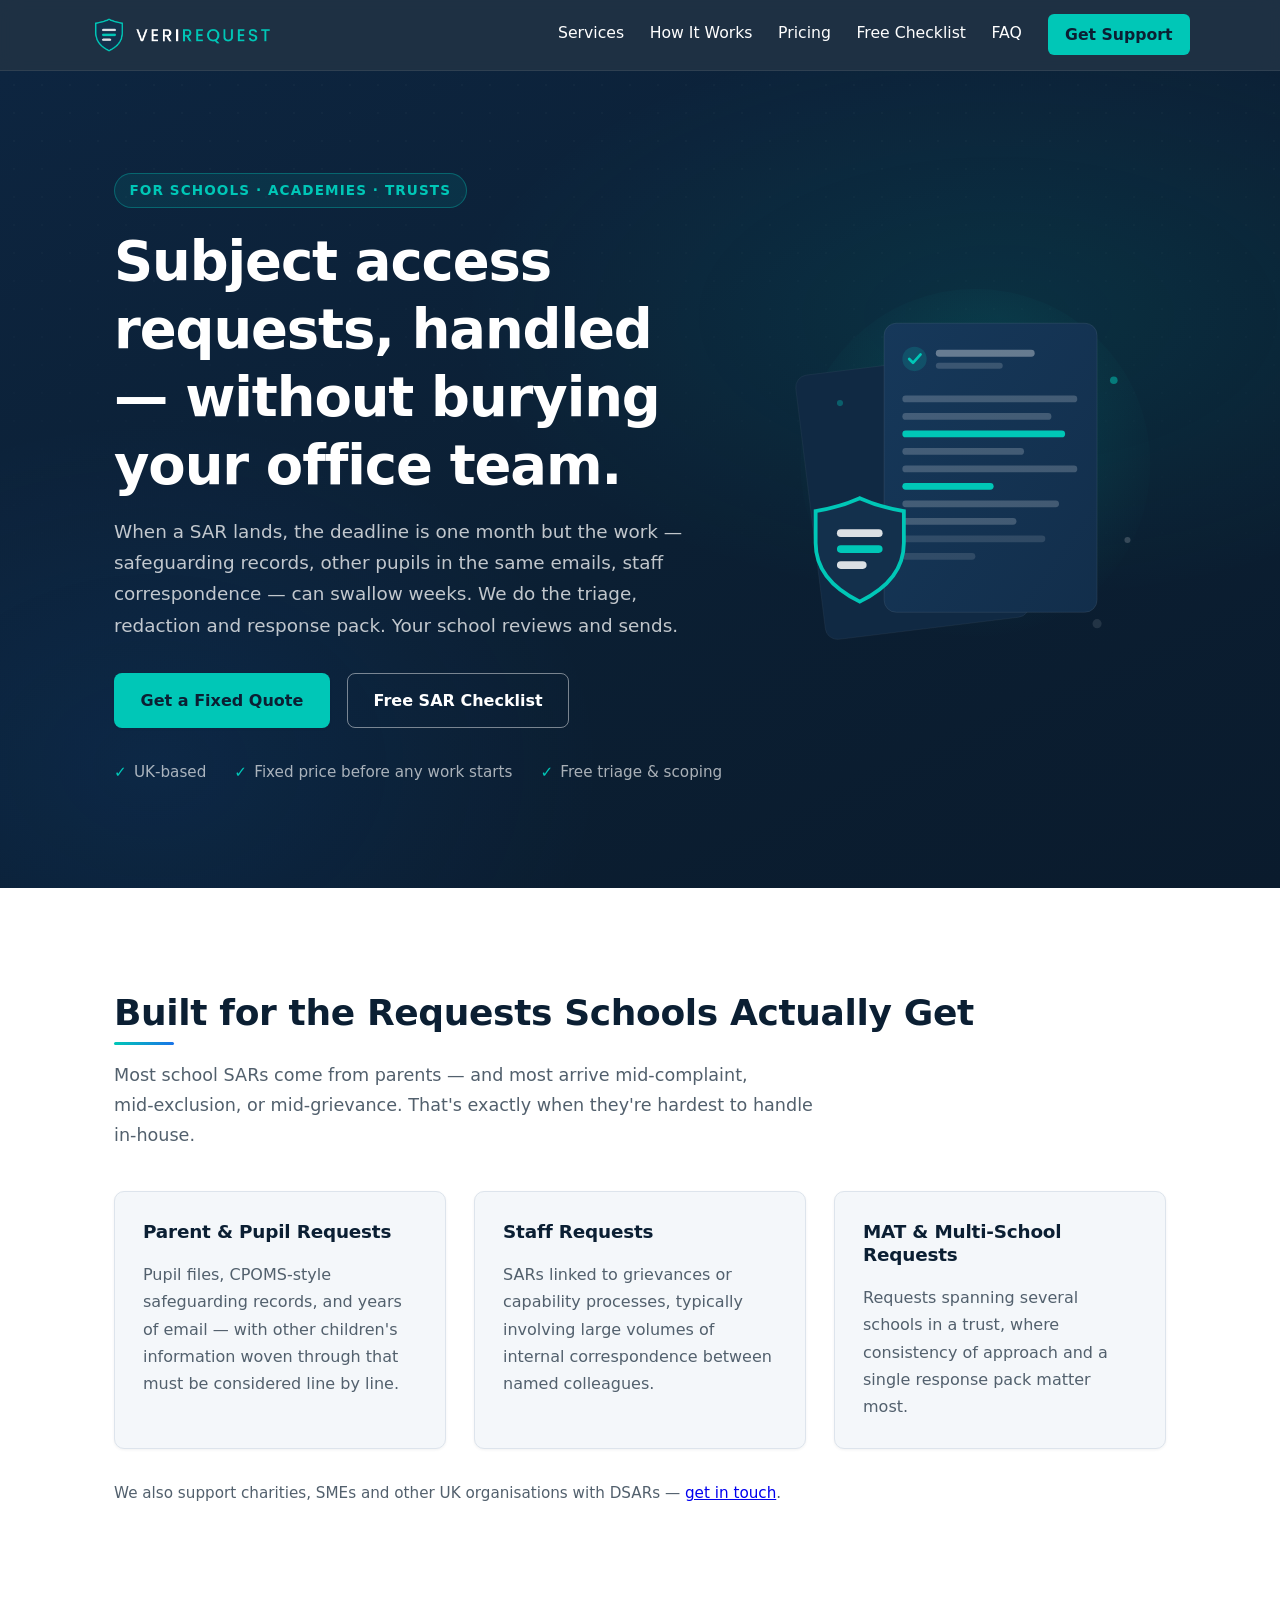
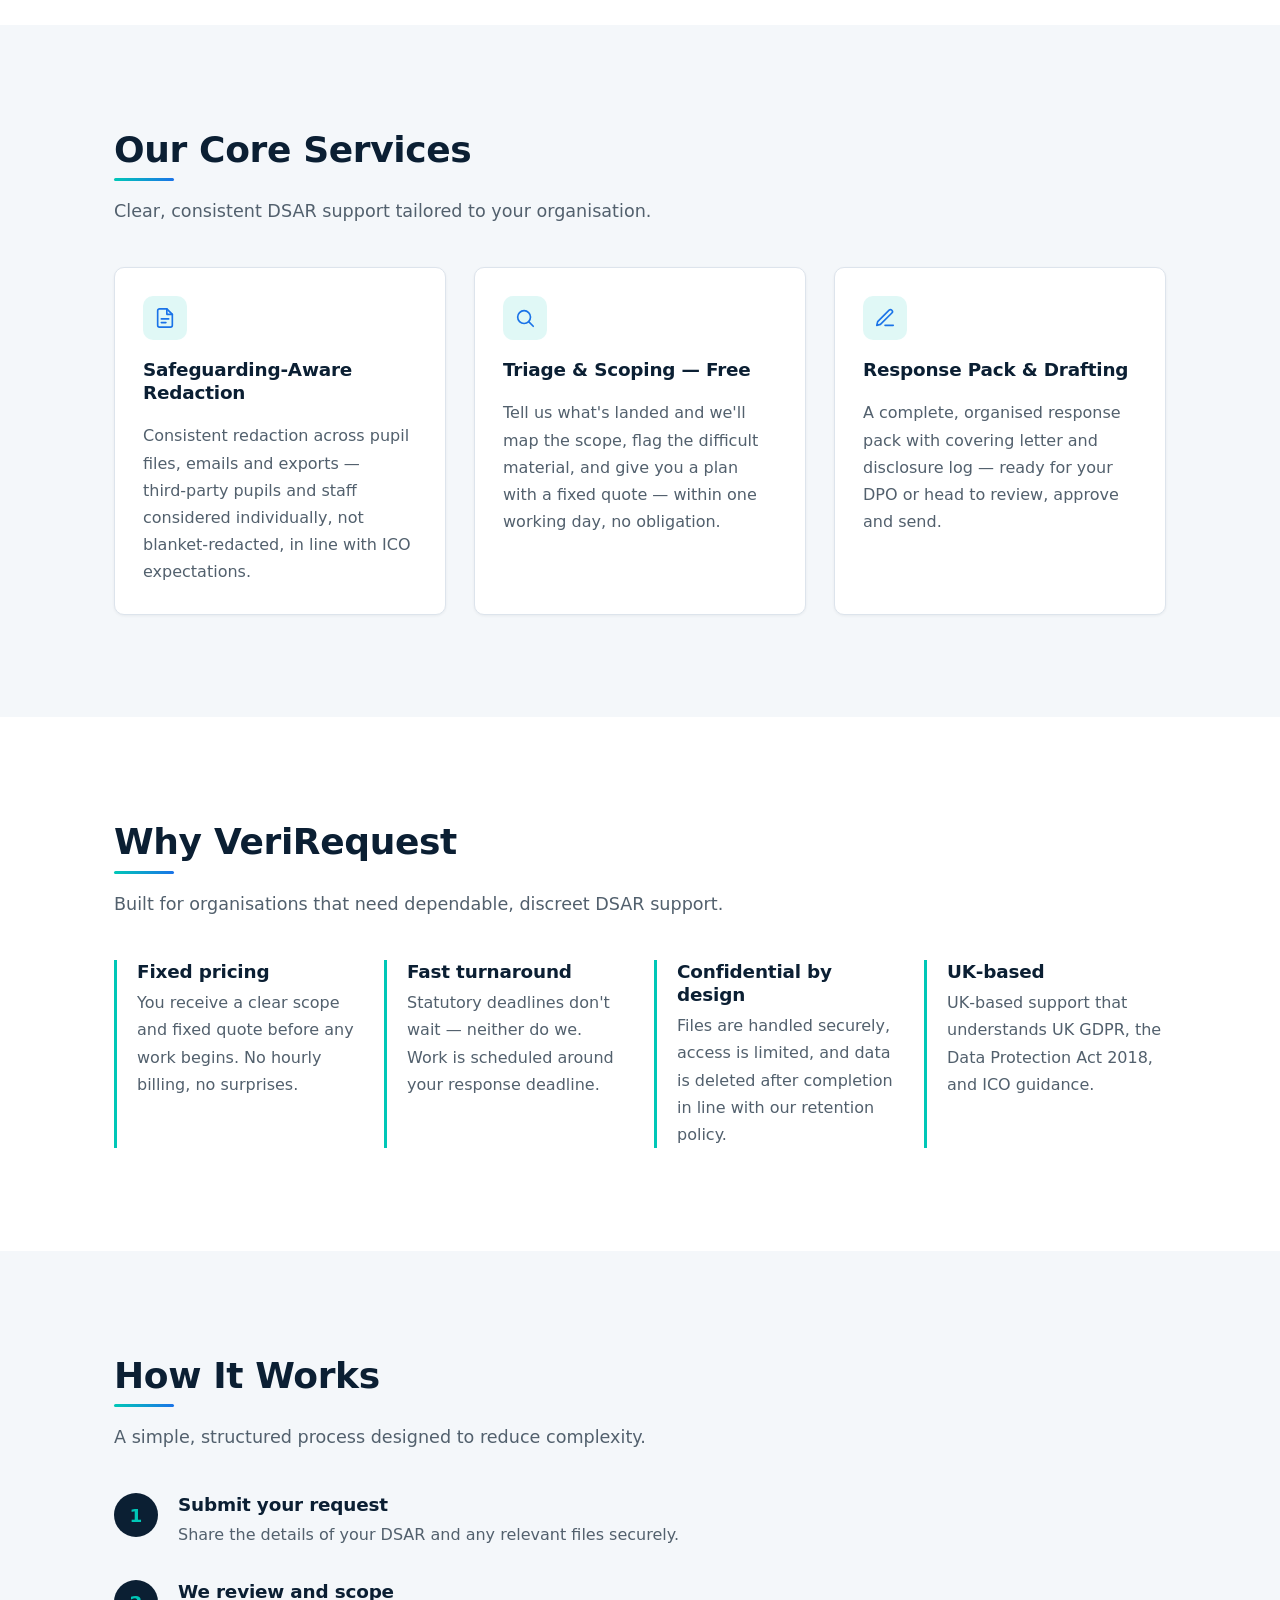
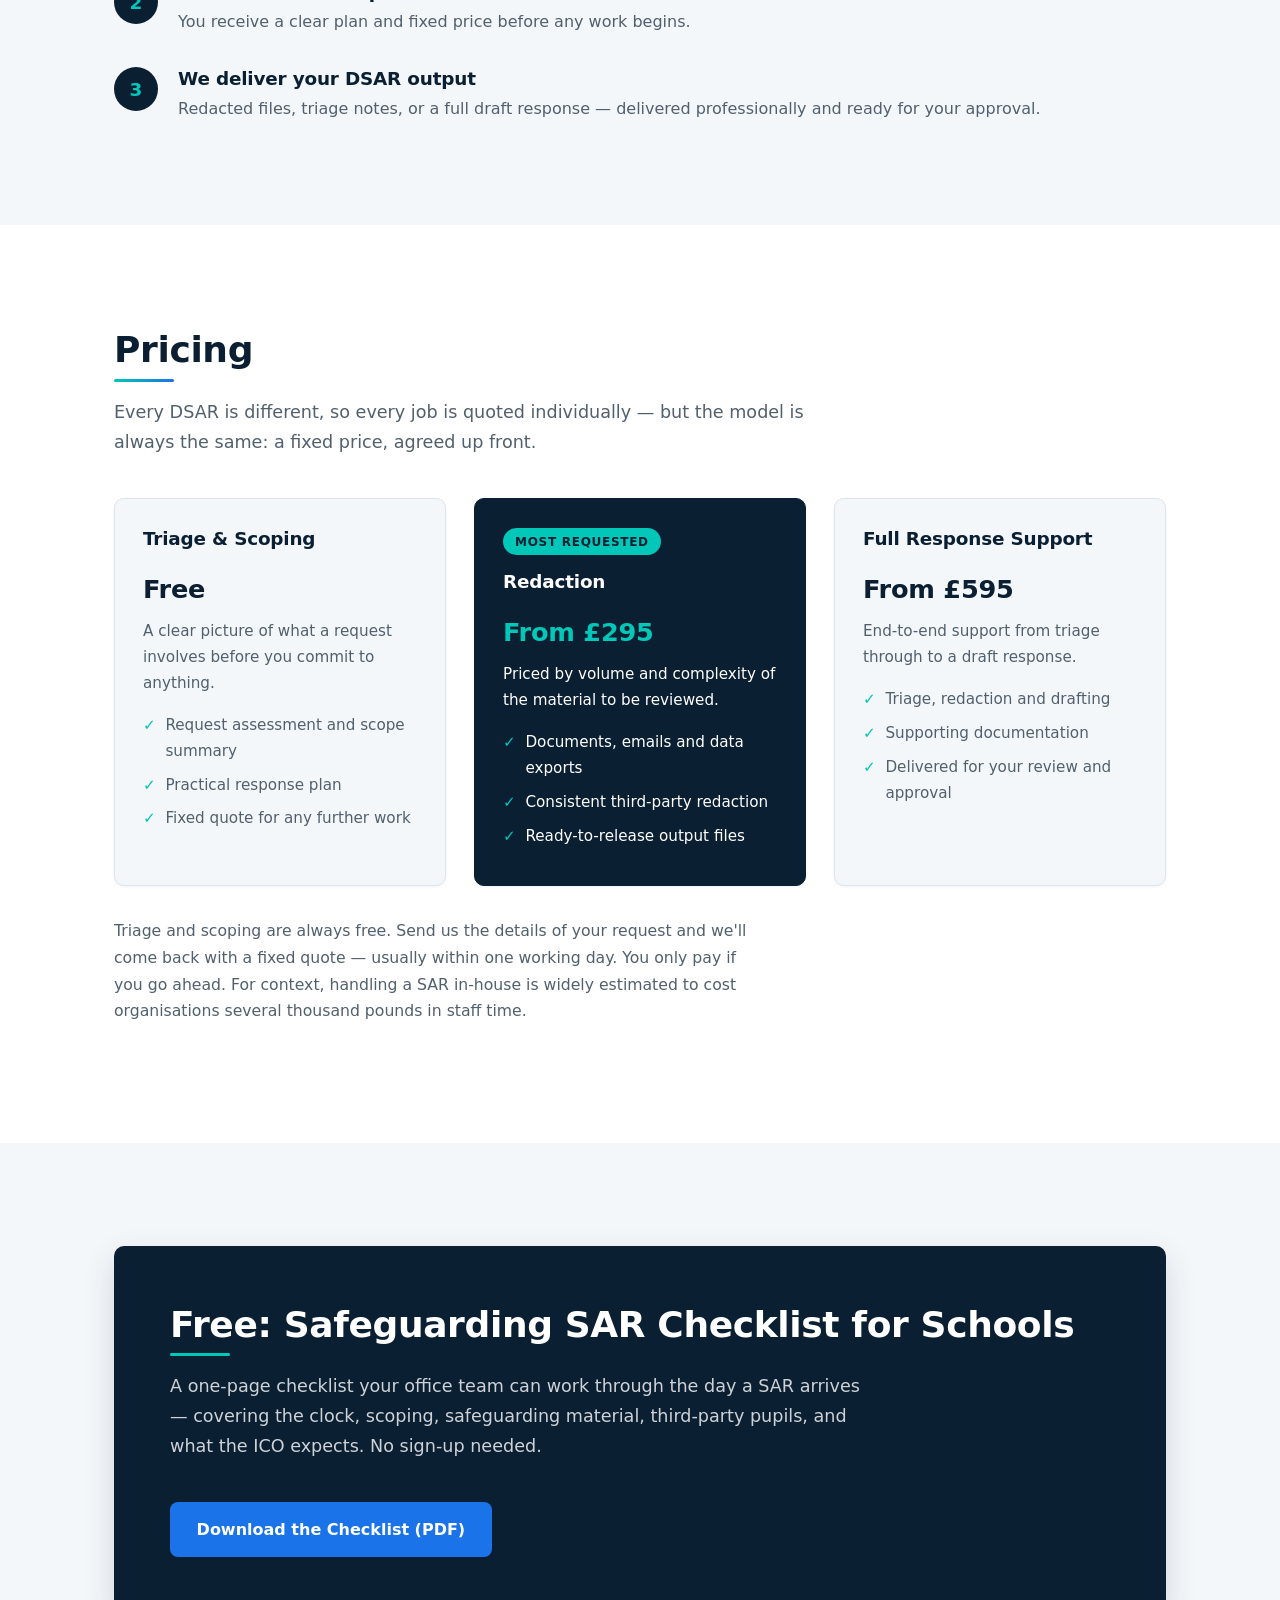
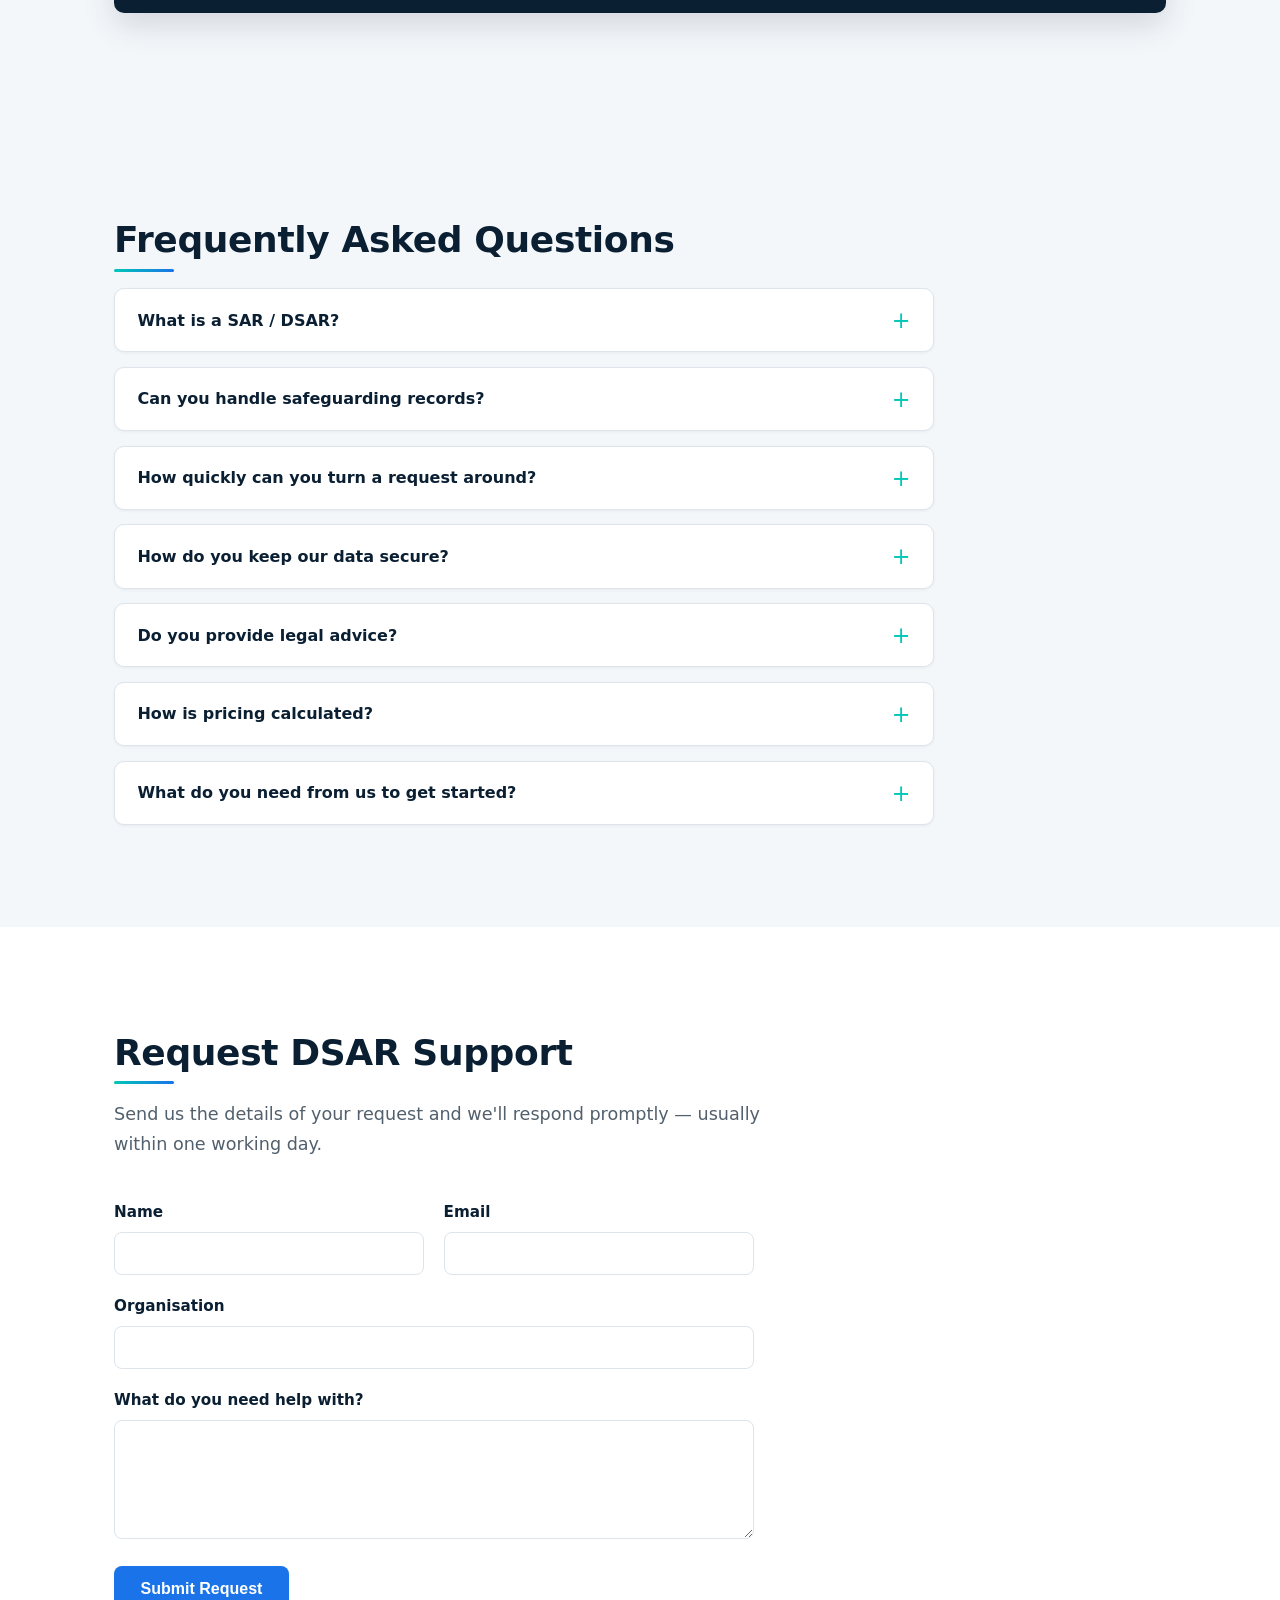
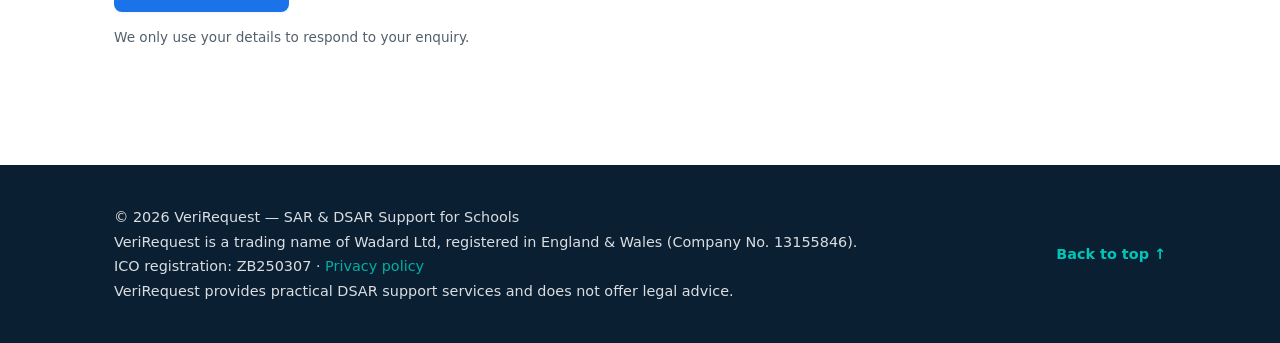
<file: index.html>
<!DOCTYPE html>
<html lang="en">
<head>
  <meta charset="UTF-8" />
  <meta name="viewport" content="width=device-width, initial-scale=1.0" />
  <title>VeriRequest — SAR &amp; DSAR Support for Schools and Trusts</title>

  <!-- SEO -->
  <meta name="description" content="Fixed-price subject access request (SAR/DSAR) support for UK schools, academies and trusts. Safeguarding-aware redaction, triage and response drafting — reviewed and sent by your school." />
  <link rel="canonical" href="https://verirequest.co.uk/" />

  <!-- Open Graph / social sharing -->
  <meta property="og:type" content="website" />
  <meta property="og:title" content="VeriRequest — SAR Support for Schools and Trusts" />
  <meta property="og:description" content="Fixed-price SAR support for schools: safeguarding-aware redaction, triage and response drafting. Free safeguarding SAR checklist." />
  <meta property="og:url" content="https://verirequest.co.uk/" />
  <meta property="og:image" content="https://verirequest.co.uk/assets/images/icon_512.png" />
  <meta name="twitter:card" content="summary" />

  <!-- Structured data -->
  <script type="application/ld+json">
  {
    "@context": "https://schema.org",
    "@type": "ProfessionalService",
    "name": "VeriRequest",
    "description": "Operational SAR/DSAR support for UK schools, academies and trusts: safeguarding-aware redaction, triage and response drafting.",
    "url": "https://verirequest.co.uk/",
    "areaServed": "GB",
    "audience": {"@type": "EducationalAudience", "educationalRole": "school administrator"}
  }
  </script>

  <link rel="icon" type="image/png" href="assets/images/favicon.png" />
  <link rel="apple-touch-icon" href="assets/images/apple-touch-icon.png" />
  <link rel="stylesheet" href="styles.css" />
</head>

<body>

  <a class="skip-link" href="#main">Skip to content</a>

  <!-- NAVIGATION -->
  <nav class="navbar" aria-label="Main navigation">
    <div class="container nav-inner">

      <a href="#hero" class="logo-link" aria-label="VeriRequest home">
        <img src="assets/images/logo_nav.png" alt="VeriRequest logo" class="logo" decoding="async">
      </a>

      <button class="nav-toggle" aria-label="Toggle navigation" aria-expanded="false" aria-controls="nav-links">
        <span></span><span></span><span></span>
      </button>

      <div class="nav-links" id="nav-links">
        <a href="#services">Services</a>
        <a href="#how-it-works">How It Works</a>
        <a href="#pricing">Pricing</a>
        <a href="#checklist">Free Checklist</a>
        <a href="#faq">FAQ</a>
        <a href="#contact" class="nav-cta">Get Support</a>
      </div>
    </div>
  </nav>

  <main id="main">

    <!-- HERO -->
    <section id="hero">
      <div class="hero-bg" aria-hidden="true"></div>

      <div class="container hero-grid">
        <div class="hero-text reveal">
          <p class="eyebrow">For Schools · Academies · Trusts</p>
          <h1>Subject access requests, handled — without burying your office team.</h1>
          <p class="section-subtitle">
            When a SAR lands, the deadline is one month but the work — safeguarding records, other pupils in the same emails, staff correspondence — can swallow weeks. We do the triage, redaction and response pack. Your school reviews and sends.
          </p>
          <div class="hero-actions">
            <a href="#contact" class="btn btn-primary">Get a Fixed Quote</a>
            <a href="#checklist" class="btn btn-secondary">Free SAR Checklist</a>
          </div>
          <ul class="hero-trust">
            <li>UK&#8209;based</li>
            <li>Fixed price before any work starts</li>
            <li>Free triage &amp; scoping</li>
          </ul>
        </div>

        <div class="hero-side reveal">
          <svg class="hero-art" viewBox="0 0 520 500" role="img" aria-label="Illustration of a document being redacted, protected by the VeriRequest shield">
            <defs>
              <radialGradient id="heroGlow" cx="50%" cy="45%" r="55%">
                <stop offset="0%" stop-color="#00C7B7" stop-opacity="0.16"/>
                <stop offset="100%" stop-color="#00C7B7" stop-opacity="0"/>
              </radialGradient>
              <linearGradient id="cardFace" x1="0" y1="0" x2="1" y2="1">
                <stop offset="0" stop-color="#16385A"/>
                <stop offset="1" stop-color="#122E4B"/>
              </linearGradient>
            </defs>

            <circle cx="270" cy="230" r="230" fill="url(#heroGlow)"/>

            <g class="float-slow" transform="rotate(-7 210 240)">
              <rect x="80" y="70" width="270" height="350" rx="16" fill="#102943" stroke="rgba(255,255,255,0.06)"/>
            </g>

            <g class="float">
              <rect x="150" y="45" width="280" height="380" rx="16" fill="url(#cardFace)" stroke="rgba(255,255,255,0.10)"/>
              <circle cx="190" cy="92" r="16" fill="rgba(0,199,183,0.18)"/>
              <path d="M183 92 l5 5 l10 -11" fill="none" stroke="#00C7B7" stroke-width="3.5" stroke-linecap="round" stroke-linejoin="round"/>
              <rect x="218" y="80" width="130" height="9" rx="4.5" fill="rgba(255,255,255,0.35)"/>
              <rect x="218" y="97" width="88" height="8" rx="4" fill="rgba(255,255,255,0.16)"/>

              <rect x="174" y="140" width="230" height="9" rx="4.5" fill="rgba(255,255,255,0.20)"/>
              <rect x="174" y="163" width="196" height="9" rx="4.5" fill="rgba(255,255,255,0.20)"/>
              <rect x="174" y="186" width="214" height="9" rx="4.5" fill="#00C7B7"/>
              <rect x="174" y="209" width="160" height="9" rx="4.5" fill="rgba(255,255,255,0.20)"/>
              <rect x="174" y="232" width="230" height="9" rx="4.5" fill="rgba(255,255,255,0.20)"/>
              <rect x="174" y="255" width="120" height="9" rx="4.5" fill="#00C7B7"/>
              <rect x="174" y="278" width="206" height="9" rx="4.5" fill="rgba(255,255,255,0.20)"/>
              <rect x="174" y="301" width="150" height="9" rx="4.5" fill="rgba(255,255,255,0.20)"/>
              <rect x="174" y="324" width="188" height="9" rx="4.5" fill="rgba(255,255,255,0.12)"/>
              <rect x="174" y="347" width="96" height="9" rx="4.5" fill="rgba(255,255,255,0.12)"/>
            </g>

            <g class="float-crest">
              <path d="M118 275 C138 284 158 289 176 292 L176 334 C176 370 153 394 118 411 C83 394 60 370 60 334 L60 292 C78 289 98 284 118 275 Z"
                    fill="#13304C" stroke="#00C7B7" stroke-width="5"/>
              <rect x="88" y="316" width="60" height="10" rx="5" fill="#FFFFFF" opacity="0.85"/>
              <rect x="88" y="337" width="60" height="10" rx="5" fill="#00C7B7"/>
              <rect x="88" y="358" width="39" height="10" rx="5" fill="#FFFFFF" opacity="0.85"/>
            </g>

            <circle cx="452" cy="120" r="5" fill="rgba(0,199,183,0.5)"/>
            <circle cx="470" cy="330" r="4" fill="rgba(255,255,255,0.18)"/>
            <circle cx="92" cy="150" r="4" fill="rgba(0,199,183,0.35)"/>
            <circle cx="430" cy="440" r="6" fill="rgba(255,255,255,0.10)"/>
          </svg>
        </div>
      </div>
    </section>

    <!-- WHO WE HELP -->
    <section id="who-we-help" class="alt-bg">
      <div class="container reveal">
        <h2>Built for the Requests Schools Actually Get</h2>
        <p class="section-subtitle">
          Most school SARs come from parents — and most arrive mid&#8209;complaint, mid&#8209;exclusion, or mid&#8209;grievance. That's exactly when they're hardest to handle in&#8209;house.
        </p>

        <div class="audience-grid">
          <div class="audience-card">
            <h3>Parent &amp; Pupil Requests</h3>
            <p>Pupil files, CPOMS-style safeguarding records, and years of email — with other children's information woven through that must be considered line by line.</p>
          </div>
          <div class="audience-card">
            <h3>Staff Requests</h3>
            <p>SARs linked to grievances or capability processes, typically involving large volumes of internal correspondence between named colleagues.</p>
          </div>
          <div class="audience-card">
            <h3>MAT &amp; Multi&#8209;School Requests</h3>
            <p>Requests spanning several schools in a trust, where consistency of approach and a single response pack matter most.</p>
          </div>
        </div>
        <p class="audience-note">We also support charities, SMEs and other UK organisations with DSARs — <a href="#contact">get in touch</a>.</p>
      </div>
    </section>

    <!-- SERVICES -->
    <section id="services">
      <div class="container reveal">
        <h2>Our Core Services</h2>
        <p class="section-subtitle">
          Clear, consistent DSAR support tailored to your organisation.
        </p>

        <div class="services-grid">
          <div class="service-card">
            <div class="service-icon" aria-hidden="true">
              <svg viewBox="0 0 24 24" fill="none" stroke="currentColor" stroke-width="1.8" stroke-linecap="round" stroke-linejoin="round"><path d="M14 2H6a2 2 0 0 0-2 2v16a2 2 0 0 0 2 2h12a2 2 0 0 0 2-2V8z"/><path d="M14 2v6h6"/><line x1="8" y1="13" x2="16" y2="13"/><line x1="8" y1="17" x2="13" y2="17"/></svg>
            </div>
            <h3>Safeguarding&#8209;Aware Redaction</h3>
            <p>Consistent redaction across pupil files, emails and exports — third&#8209;party pupils and staff considered individually, not blanket&#8209;redacted, in line with ICO expectations.</p>
          </div>

          <div class="service-card">
            <div class="service-icon" aria-hidden="true">
              <svg viewBox="0 0 24 24" fill="none" stroke="currentColor" stroke-width="1.8" stroke-linecap="round" stroke-linejoin="round"><circle cx="11" cy="11" r="7"/><line x1="21" y1="21" x2="16" y2="16"/></svg>
            </div>
            <h3>Triage &amp; Scoping — Free</h3>
            <p>Tell us what's landed and we'll map the scope, flag the difficult material, and give you a plan with a fixed quote — within one working day, no obligation.</p>
          </div>

          <div class="service-card">
            <div class="service-icon" aria-hidden="true">
              <svg viewBox="0 0 24 24" fill="none" stroke="currentColor" stroke-width="1.8" stroke-linecap="round" stroke-linejoin="round"><path d="M12 20h9"/><path d="M16.5 3.5a2.1 2.1 0 0 1 3 3L7 19l-4 1 1-4z"/></svg>
            </div>
            <h3>Response Pack &amp; Drafting</h3>
            <p>A complete, organised response pack with covering letter and disclosure log — ready for your DPO or head to review, approve and send.</p>
          </div>
        </div>
      </div>
    </section>

    <!-- WHY VERIREQUEST -->
    <section id="why" class="alt-bg">
      <div class="container reveal">
        <h2>Why VeriRequest</h2>
        <p class="section-subtitle">
          Built for organisations that need dependable, discreet DSAR support.
        </p>

        <div class="why-grid">
          <div class="why-item">
            <h3>Fixed pricing</h3>
            <p>You receive a clear scope and fixed quote before any work begins. No hourly billing, no surprises.</p>
          </div>
          <div class="why-item">
            <h3>Fast turnaround</h3>
            <p>Statutory deadlines don't wait — neither do we. Work is scheduled around your response deadline.</p>
          </div>
          <div class="why-item">
            <h3>Confidential by design</h3>
            <p>Files are handled securely, access is limited, and data is deleted after completion in line with our retention policy.</p>
          </div>
          <div class="why-item">
            <h3>UK&#8209;based</h3>
            <p>UK&#8209;based support that understands UK GDPR, the Data Protection Act 2018, and ICO guidance.</p>
          </div>
        </div>
      </div>
    </section>

    <!-- HOW IT WORKS -->
    <section id="how-it-works">
      <div class="container reveal">
        <h2>How It Works</h2>
        <p class="section-subtitle">
          A simple, structured process designed to reduce complexity.
        </p>

        <ol class="steps">
          <li class="step">
            <span class="step-number" aria-hidden="true">1</span>
            <div>
              <h3>Submit your request</h3>
              <p>Share the details of your DSAR and any relevant files securely.</p>
            </div>
          </li>
          <li class="step">
            <span class="step-number" aria-hidden="true">2</span>
            <div>
              <h3>We review and scope</h3>
              <p>You receive a clear plan and fixed price before any work begins.</p>
            </div>
          </li>
          <li class="step">
            <span class="step-number" aria-hidden="true">3</span>
            <div>
              <h3>We deliver your DSAR output</h3>
              <p>Redacted files, triage notes, or a full draft response — delivered professionally and ready for your approval.</p>
            </div>
          </li>
        </ol>
      </div>
    </section>

    <!-- PRICING -->
    <section id="pricing" class="alt-bg">
      <div class="container reveal">
        <h2>Pricing</h2>
        <p class="section-subtitle">
          Every DSAR is different, so every job is quoted individually — but the model is always the same: a fixed price, agreed up front.
        </p>

        <div class="pricing-grid">
          <div class="pricing-card">
            <h3>Triage &amp; Scoping</h3>
            <p class="pricing-price">Free</p>
            <p class="pricing-desc">A clear picture of what a request involves before you commit to anything.</p>
            <ul>
              <li>Request assessment and scope summary</li>
              <li>Practical response plan</li>
              <li>Fixed quote for any further work</li>
            </ul>
          </div>
          <div class="pricing-card featured">
            <p class="pricing-badge">Most requested</p>
            <h3>Redaction</h3>
            <p class="pricing-price">From £295</p>
            <p class="pricing-desc">Priced by volume and complexity of the material to be reviewed.</p>
            <ul>
              <li>Documents, emails and data exports</li>
              <li>Consistent third&#8209;party redaction</li>
              <li>Ready-to-release output files</li>
            </ul>
          </div>
          <div class="pricing-card">
            <h3>Full Response Support</h3>
            <p class="pricing-price">From £595</p>
            <p class="pricing-desc">End-to-end support from triage through to a draft response.</p>
            <ul>
              <li>Triage, redaction and drafting</li>
              <li>Supporting documentation</li>
              <li>Delivered for your review and approval</li>
            </ul>
          </div>
        </div>

        <p class="pricing-note">
          Triage and scoping are always free. Send us the details of your request and we'll come back with a fixed quote — usually within one working day. You only pay if you go ahead. For context, handling a SAR in&#8209;house is widely estimated to cost organisations several thousand pounds in staff time.
        </p>
      </div>
    </section>

    <!-- FREE CHECKLIST -->
    <section id="checklist">
      <div class="container reveal">
        <div class="checklist-box">
          <div class="checklist-text">
            <h2>Free: Safeguarding SAR Checklist for Schools</h2>
            <p class="section-subtitle">
              A one&#8209;page checklist your office team can work through the day a SAR arrives — covering the clock, scoping, safeguarding material, third&#8209;party pupils, and what the ICO expects. No sign&#8209;up needed.
            </p>
            <a class="btn btn-primary" href="assets/downloads/verirequest-safeguarding-sar-checklist.pdf" download>Download the Checklist (PDF)</a>
          </div>
        </div>
      </div>
    </section>

    <!-- FAQ -->
    <section id="faq">
      <div class="container reveal">
        <h2>Frequently Asked Questions</h2>

        <div class="faq-list">
          <details>
            <summary>What is a SAR / DSAR?</summary>
            <p>A subject access request is a request from an individual — for schools, usually a parent on behalf of their child, or a staff member — for a copy of the personal data you hold about them, made under UK GDPR. Schools normally have one calendar month to respond.</p>
          </details>
          <details>
            <summary>Can you handle safeguarding records?</summary>
            <p>Yes — safeguarding-heavy requests are our core work. We prepare the material with each third party considered individually, flag anything that needs a judgement call, and leave final disclosure decisions with your DSL, DPO or head, which is where they belong.</p>
          </details>
          <details>
            <summary>How quickly can you turn a request around?</summary>
            <p>It depends on volume and complexity, but we plan every job around your statutory deadline and confirm a delivery date when we quote. Urgent requests can often be prioritised.</p>
          </details>
          <details>
            <summary>How do you keep our data secure?</summary>
            <p>Files are transferred and stored securely, access is restricted to those working on your request, and all material is deleted after completion in line with our retention policy. We're happy to sign an NDA or data processing agreement.</p>
          </details>
          <details>
            <summary>Do you provide legal advice?</summary>
            <p>No. VeriRequest provides practical, operational SAR support — redaction, triage, and drafting. Final decisions on disclosure and any legal questions remain with your school and its advisers or DPO.</p>
          </details>
          <details>
            <summary>How is pricing calculated?</summary>
            <p>We review the scope of your request — the volume of material, its complexity, and the deadline — and give you a single fixed price before any work begins. There is no hourly billing.</p>
          </details>
          <details>
            <summary>What do you need from us to get started?</summary>
            <p>A short description of the request and, ideally, an indication of the volume of material involved. We'll confirm scope and arrange secure file transfer from there.</p>
          </details>
        </div>
      </div>
    </section>

    <!-- CONTACT -->
    <section id="contact" class="alt-bg">
      <div class="container reveal">
        <h2>Request DSAR Support</h2>
        <p class="section-subtitle">
          Send us the details of your request and we'll respond promptly — usually within one working day.
        </p>

        <form name="dsar-support" method="POST" data-netlify="true" netlify-honeypot="bot-field" class="contact-form">
          <input type="hidden" name="form-name" value="dsar-support">
          <p class="hidden-field" aria-hidden="true">
            <label>Don't fill this out: <input name="bot-field" tabindex="-1" autocomplete="off"></label>
          </p>

          <div class="form-row">
            <div>
              <label for="name">Name</label>
              <input type="text" id="name" name="name" autocomplete="name" required />
            </div>
            <div>
              <label for="email">Email</label>
              <input type="email" id="email" name="email" autocomplete="email" required />
            </div>
          </div>

          <div>
            <label for="organisation">Organisation</label>
            <input type="text" id="organisation" name="organisation" autocomplete="organization" />
          </div>

          <div>
            <label for="message">What do you need help with?</label>
            <textarea id="message" name="message" rows="5" required></textarea>
          </div>

          <button type="submit" class="btn btn-primary">Submit Request</button>
          <p class="form-privacy">We only use your details to respond to your enquiry.</p>
        </form>
      </div>
    </section>

  </main>

  <footer>
    <div class="container footer-inner">
      <p class="disclaimer">
        © 2026 VeriRequest — SAR &amp; DSAR Support for Schools<br>
        VeriRequest is a trading name of Wadard Ltd, registered in England &amp; Wales (Company No. 13155846).<br>
        ICO registration: ZB250307 · <a href="privacy.html" class="footer-link">Privacy policy</a><br>
        VeriRequest provides practical DSAR support services and does not offer legal advice.
      </p>
      <a href="#hero" class="back-to-top">Back to top ↑</a>
    </div>
  </footer>

  <script>
    // Mobile nav
    const toggle = document.querySelector('.nav-toggle');
    const links = document.querySelector('.nav-links');

    toggle.addEventListener('click', () => {
      const open = links.classList.toggle('open');
      toggle.setAttribute('aria-expanded', open);
    });

    document.querySelectorAll('.nav-links a').forEach(link => {
      link.addEventListener('click', () => {
        links.classList.remove('open');
        toggle.setAttribute('aria-expanded', 'false');
      });
    });

    document.addEventListener('click', (e) => {
      if (!e.target.closest('.nav-inner')) {
        links.classList.remove('open');
        toggle.setAttribute('aria-expanded', 'false');
      }
    });

    // Scroll-triggered reveal animations
    const revealEls = document.querySelectorAll('.reveal');
    if ('IntersectionObserver' in window &&
        !window.matchMedia('(prefers-reduced-motion: reduce)').matches) {
      const observer = new IntersectionObserver((entries) => {
        entries.forEach(entry => {
          if (entry.isIntersecting) {
            entry.target.classList.add('visible');
            observer.unobserve(entry.target);
          }
        });
      }, { threshold: 0.12 });
      revealEls.forEach(el => observer.observe(el));
    } else {
      revealEls.forEach(el => el.classList.add('visible'));
    }
  </script>

  <!-- Cloudflare Web Analytics -->
  <script defer src="https://static.cloudflareinsights.com/beacon.min.js"
    data-cf-beacon='{"token": "d8903e944d704084b98c0a927cc3212a"}'></script>
  <!-- End Cloudflare Web Analytics -->

</body>
</html>
</file>
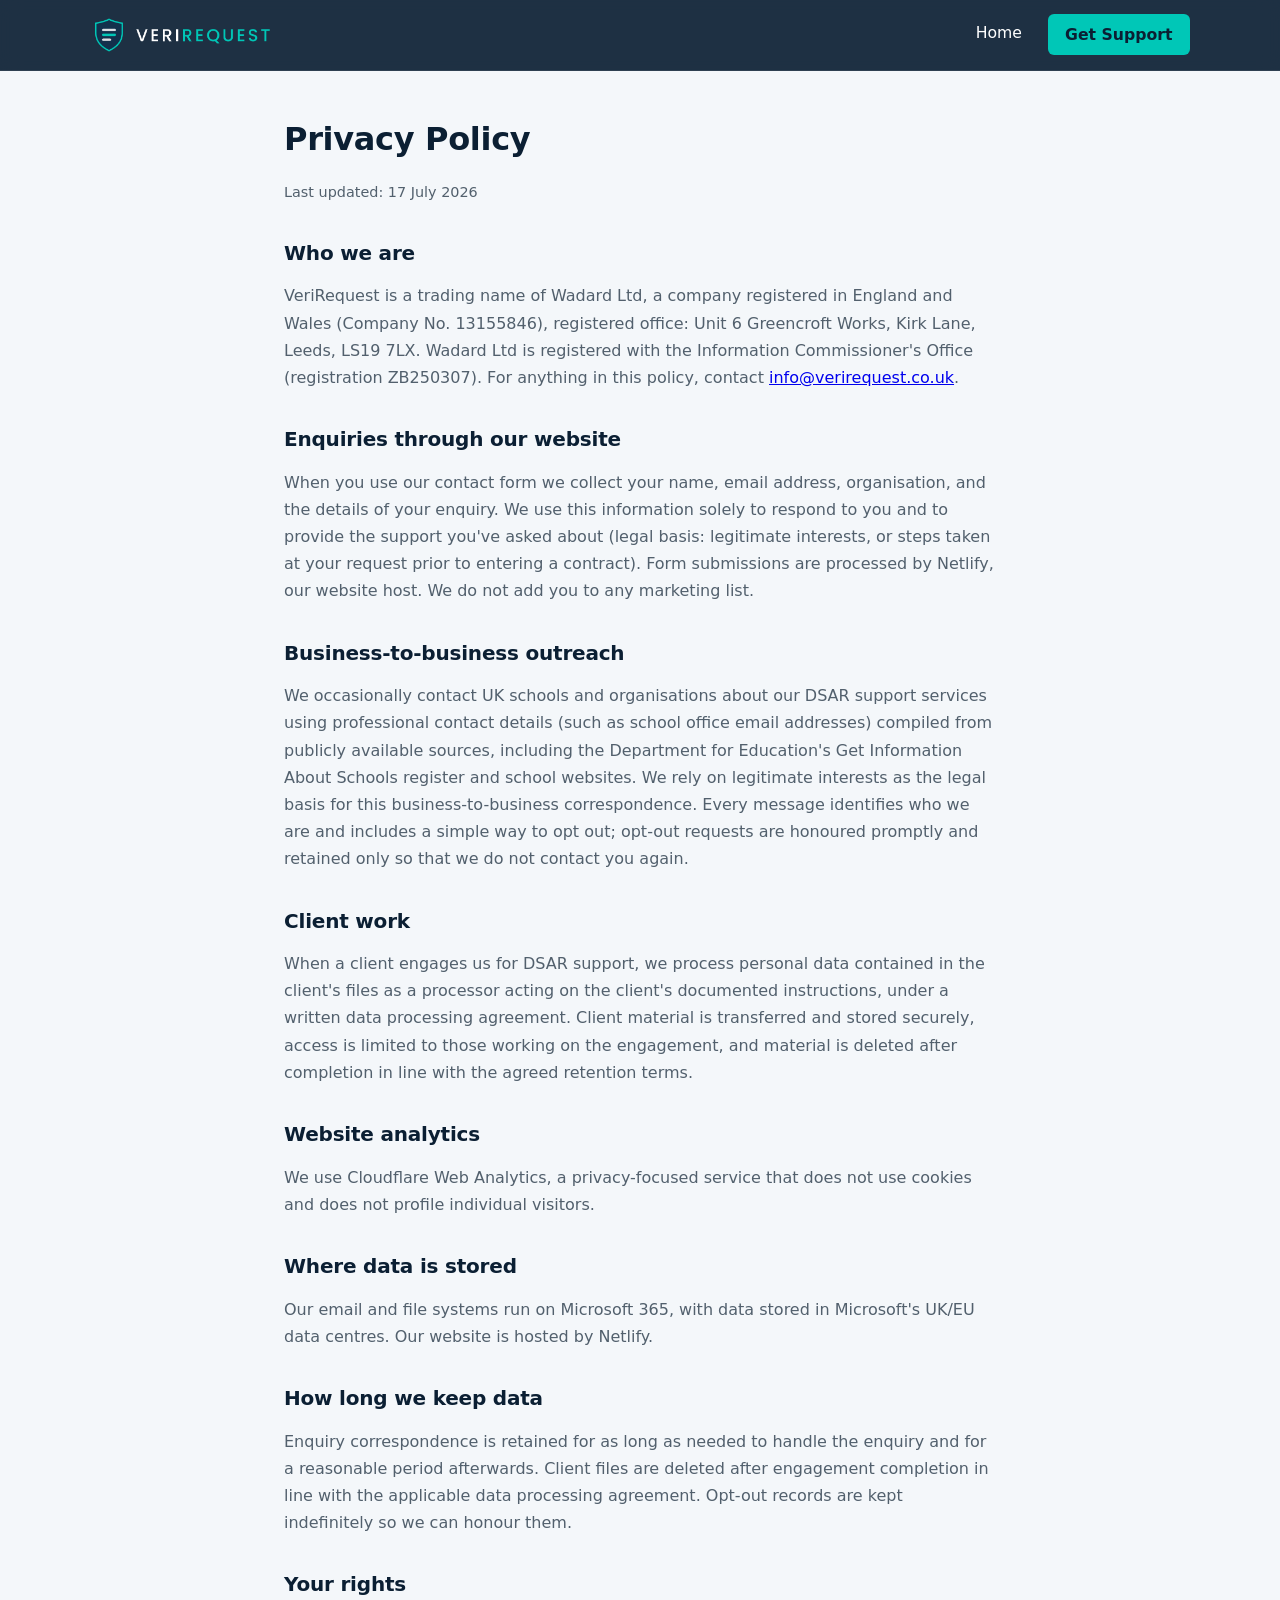
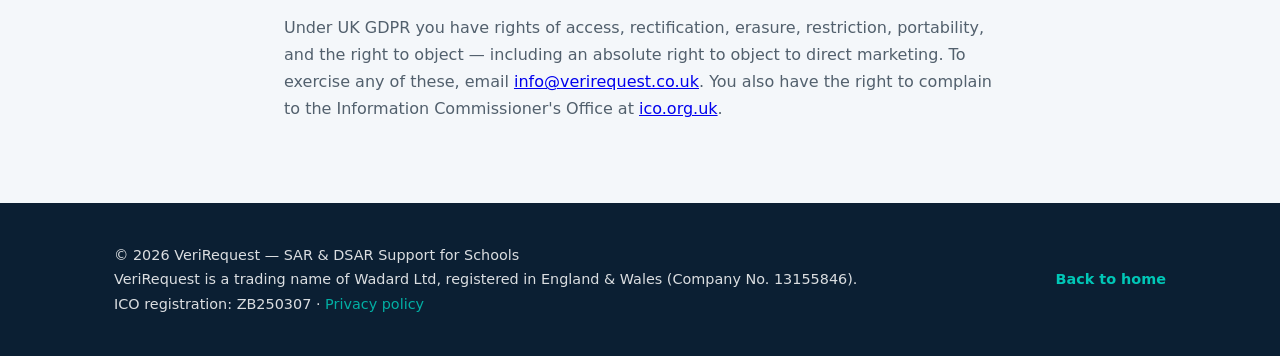
<file: privacy.html>
<!DOCTYPE html>
<html lang="en">
<head>
  <meta charset="UTF-8" />
  <meta name="viewport" content="width=device-width, initial-scale=1.0" />
  <title>Privacy Policy — VeriRequest</title>
  <meta name="description" content="How VeriRequest (a trading name of Wadard Ltd) collects and uses personal data." />
  <meta name="robots" content="noindex" />
  <link rel="icon" type="image/png" href="assets/images/favicon.png" />
  <link rel="apple-touch-icon" href="assets/images/apple-touch-icon.png" />
  <link rel="stylesheet" href="styles.css" />
  <style>
    .legal-page { max-width: 760px; margin: 0 auto; padding: 3rem 1.5rem 4rem; }
    .legal-page h1 { font-size: 2rem; }
    .legal-page h2 { font-size: 1.25rem; margin-top: 2.25rem; }
    .legal-page p, .legal-page li { color: var(--text-muted); }
    .legal-page .updated { font-size: 0.9rem; }
  </style>
</head>
<body>

  <nav class="navbar" aria-label="Main navigation">
    <div class="container nav-inner">
      <a href="index.html" class="logo-link" aria-label="VeriRequest home">
        <img src="assets/images/logo_nav.png" alt="VeriRequest logo" class="logo" decoding="async">
      </a>
      <div class="nav-links">
        <a href="index.html">Home</a>
        <a href="index.html#contact" class="nav-cta">Get Support</a>
      </div>
    </div>
  </nav>

  <main class="legal-page">
    <h1>Privacy Policy</h1>
    <p class="updated">Last updated: 17 July 2026</p>

    <h2>Who we are</h2>
    <p>
      VeriRequest is a trading name of Wadard Ltd, a company registered in England and Wales
      (Company No. 13155846), registered office: Unit 6 Greencroft Works, Kirk Lane, Leeds, LS19 7LX.
      Wadard Ltd is registered with the Information Commissioner's Office (registration ZB250307).
      For anything in this policy, contact <a href="mailto:info@verirequest.co.uk">info@verirequest.co.uk</a>.
    </p>

    <h2>Enquiries through our website</h2>
    <p>
      When you use our contact form we collect your name, email address, organisation, and the details
      of your enquiry. We use this information solely to respond to you and to provide the support you've
      asked about (legal basis: legitimate interests, or steps taken at your request prior to entering a
      contract). Form submissions are processed by Netlify, our website host. We do not add you to any
      marketing list.
    </p>

    <h2>Business-to-business outreach</h2>
    <p>
      We occasionally contact UK schools and organisations about our DSAR support services using
      professional contact details (such as school office email addresses) compiled from publicly
      available sources, including the Department for Education's Get Information About Schools register
      and school websites. We rely on legitimate interests as the legal basis for this business-to-business
      correspondence. Every message identifies who we are and includes a simple way to opt out; opt-out
      requests are honoured promptly and retained only so that we do not contact you again.
    </p>

    <h2>Client work</h2>
    <p>
      When a client engages us for DSAR support, we process personal data contained in the client's files
      as a processor acting on the client's documented instructions, under a written data processing
      agreement. Client material is transferred and stored securely, access is limited to those working on
      the engagement, and material is deleted after completion in line with the agreed retention terms.
    </p>

    <h2>Website analytics</h2>
    <p>
      We use Cloudflare Web Analytics, a privacy-focused service that does not use cookies and does not
      profile individual visitors.
    </p>

    <h2>Where data is stored</h2>
    <p>
      Our email and file systems run on Microsoft 365, with data stored in Microsoft's UK/EU data centres.
      Our website is hosted by Netlify.
    </p>

    <h2>How long we keep data</h2>
    <p>
      Enquiry correspondence is retained for as long as needed to handle the enquiry and for a reasonable
      period afterwards. Client files are deleted after engagement completion in line with the applicable
      data processing agreement. Opt-out records are kept indefinitely so we can honour them.
    </p>

    <h2>Your rights</h2>
    <p>
      Under UK GDPR you have rights of access, rectification, erasure, restriction, portability, and the
      right to object — including an absolute right to object to direct marketing. To exercise any of
      these, email <a href="mailto:info@verirequest.co.uk">info@verirequest.co.uk</a>. You also have the
      right to complain to the Information Commissioner's Office at
      <a href="https://ico.org.uk" rel="noopener">ico.org.uk</a>.
    </p>
  </main>

  <footer>
    <div class="container footer-inner">
      <p class="disclaimer">
        © 2026 VeriRequest — SAR &amp; DSAR Support for Schools<br>
        VeriRequest is a trading name of Wadard Ltd, registered in England &amp; Wales (Company No. 13155846).<br>
        ICO registration: ZB250307 · <a href="privacy.html" class="footer-link">Privacy policy</a>
      </p>
      <a href="index.html" class="back-to-top">Back to home</a>
    </div>
  </footer>

</body>
</html>
</file>
<file: styles.css>
/* ==========================================================
   VERIREQUEST — DESIGN SYSTEM
   ========================================================== */
:root {
  --navy: #0B1F33;
  --navy-soft: #13304C;
  --blue: #1A73E8;
  --blue-dark: #155FCC;
  --teal: #00C7B7;
  --teal-soft: rgba(0, 199, 183, 0.12);

  --bg: #F4F7FA;
  --surface: #FFFFFF;
  --border: #DDE4EC;
  --text: #1F2933;
  --text-muted: #52606D;
  --white: #FFFFFF;

  --radius: 10px;
  --shadow-sm: 0 1px 3px rgba(11, 31, 51, 0.06);
  --shadow-md: 0 6px 20px rgba(11, 31, 51, 0.10);
  --shadow-lg: 0 12px 32px rgba(11, 31, 51, 0.14);

  --space-section: clamp(4rem, 8vw, 6.5rem);
}

/* BASE */
*, *::before, *::after { box-sizing: border-box; }

html { scroll-behavior: smooth; scroll-padding-top: 90px; }

body {
  font-family: system-ui, -apple-system, BlinkMacSystemFont, "Segoe UI", sans-serif;
  color: var(--text);
  background-color: var(--bg);
  margin: 0;
  line-height: 1.7;
  -webkit-font-smoothing: antialiased;
}

h1, h2, h3 {
  color: var(--navy);
  margin-top: 0;
  line-height: 1.25;
  letter-spacing: -0.01em;
}

h2 { font-size: clamp(1.75rem, 3vw, 2.25rem); }
h3 { font-size: 1.15rem; }

p { margin-top: 0; }

.container {
  max-width: 1100px;
  margin: 0 auto;
  padding: 0 1.5rem;
}

.section-subtitle {
  font-size: 1.1rem;
  color: var(--text-muted);
  margin-bottom: 2.5rem;
  max-width: 700px;
}

.eyebrow {
  display: inline-block;
  font-size: 0.85rem;
  font-weight: 600;
  letter-spacing: 0.08em;
  text-transform: uppercase;
  color: var(--blue);
  background: var(--teal-soft);
  border: 1px solid rgba(0, 199, 183, 0.35);
  border-radius: 999px;
  padding: 0.3rem 0.9rem;
  margin-bottom: 1.25rem;
}

/* ACCESSIBILITY */
.skip-link {
  position: absolute;
  top: -48px;
  left: 0;
  background: var(--navy);
  color: var(--white);
  padding: 0.6rem 1rem;
  z-index: 200;
  transition: top 0.2s ease;
}
.skip-link:focus { top: 0; }

:focus-visible {
  outline: 3px solid var(--teal);
  outline-offset: 2px;
}

/* NAVIGATION */
.navbar {
  background: rgba(11, 31, 51, 0.92);
  backdrop-filter: blur(10px);
  -webkit-backdrop-filter: blur(10px);
  border-bottom: 1px solid rgba(255, 255, 255, 0.08);
  position: sticky;
  top: 0;
  z-index: 100;
}

.nav-inner {
  display: flex;
  justify-content: space-between;
  align-items: center;
  padding: 0.9rem 0;
}

.logo-link { display: block; }
.logo { height: 40px; width: auto; display: block; }

.nav-links {
  display: flex;
  gap: 1.6rem;
  align-items: center;
}

.nav-links a {
  text-decoration: none;
  color: var(--white);
  font-weight: 500;
  font-size: 0.98rem;
  position: relative;
  padding-bottom: 4px;
  transition: color 0.25s ease;
}

.nav-links a::after {
  content: "";
  position: absolute;
  left: 50%;
  bottom: 0;
  width: 0;
  height: 2px;
  background-color: var(--teal);
  transition: width 0.25s ease;
  transform: translateX(-50%);
}

.nav-links a:hover::after { width: 100%; }

.nav-links a.nav-cta {
  background: var(--teal);
  color: var(--navy);
  font-weight: 600;
  padding: 0.45rem 1.1rem;
  border-radius: 6px;
}
.nav-links a.nav-cta::after { display: none; }
.nav-links a.nav-cta:hover { background: #00b3a4; }

/* MOBILE NAV BUTTON */
.nav-toggle {
  display: none;
  flex-direction: column;
  gap: 5px;
  background: none;
  border: none;
  cursor: pointer;
  padding: 6px;
}

.nav-toggle span {
  width: 24px;
  height: 3px;
  background: var(--white);
  border-radius: 2px;
  transition: transform 0.25s ease, opacity 0.25s ease;
}

/* HERO — dark brand canvas */
#hero {
  position: relative;
  padding: var(--space-section) 0;
  overflow: hidden;
  z-index: 1;
  background: var(--navy);
}

.hero-bg {
  position: absolute;
  inset: 0;
  z-index: 0;
  background:
    radial-gradient(ellipse 60% 50% at 78% 30%, rgba(0, 199, 183, 0.10), transparent 70%),
    radial-gradient(ellipse 50% 60% at 12% 85%, rgba(26, 115, 232, 0.10), transparent 70%),
    linear-gradient(155deg, #0D2540 0%, var(--navy) 55%, #0A1B2D 100%);
}

.hero-bg::after {
  content: "";
  position: absolute;
  inset: 0;
  background-image: radial-gradient(rgba(255, 255, 255, 0.05) 1px, transparent 1px);
  background-size: 28px 28px;
  mask-image: linear-gradient(to bottom, rgba(0,0,0,0.5), transparent 75%);
  -webkit-mask-image: linear-gradient(to bottom, rgba(0,0,0,0.5), transparent 75%);
}

.hero-grid {
  position: relative;
  z-index: 2;
  display: grid;
  grid-template-columns: 1fr 0.65fr;
  gap: 3rem;
  align-items: center;
}

.hero-text h1 {
  font-size: clamp(2.4rem, 4.5vw, 3.4rem);
  margin-bottom: 1rem;
  letter-spacing: -0.02em;
  color: var(--white);
}

.hero-text .section-subtitle {
  font-size: 1.15rem;
  max-width: 600px;
  margin-bottom: 2rem;
  color: rgba(255, 255, 255, 0.75);
}

#hero .eyebrow {
  color: var(--teal);
  background: rgba(0, 199, 183, 0.10);
  border-color: rgba(0, 199, 183, 0.35);
}

#hero .btn-primary {
  background-color: var(--teal);
  color: var(--navy);
}

#hero .btn-primary:hover {
  background-color: #00b3a4;
}

#hero .btn-secondary {
  color: var(--white);
  border-color: rgba(255, 255, 255, 0.45);
}

#hero .btn-secondary:hover {
  background-color: var(--white);
  color: var(--navy);
  border-color: var(--white);
}

.hero-side {
  display: flex;
  align-items: center;
  justify-content: center;
}

.hero-art {
  width: min(100%, 420px);
  height: auto;
  display: block;
}

.float, .float-slow, .float-crest {
  animation: heroFloat 7s ease-in-out infinite;
  transform-box: fill-box;
  transform-origin: center;
}

.float-slow { animation-duration: 9s; animation-delay: 0.8s; }
.float-crest { animation-duration: 8s; animation-delay: 0.4s; }

@keyframes heroFloat {
  0%, 100% { translate: 0 0; }
  50% { translate: 0 -8px; }
}

.hero-trust {
  list-style: none;
  display: flex;
  flex-wrap: wrap;
  gap: 0.5rem 1.75rem;
  padding: 0;
  margin: 2rem 0 0;
  font-size: 0.95rem;
  color: rgba(255, 255, 255, 0.65);
  font-weight: 500;
}

.hero-trust li {
  display: flex;
  align-items: center;
  gap: 0.45rem;
}

.hero-trust li::before {
  content: "✓";
  color: var(--teal);
  font-weight: 700;
}

/* BUTTONS */
.btn {
  display: inline-block;
  padding: 0.8rem 1.6rem;
  border-radius: 8px;
  text-decoration: none;
  font-weight: 600;
  font-size: 1rem;
  border: 1px solid transparent;
  cursor: pointer;
  transition: background-color 0.25s ease, color 0.25s ease,
              transform 0.25s ease, box-shadow 0.25s ease;
}

.btn-primary {
  background-color: var(--blue);
  color: var(--white);
  box-shadow: var(--shadow-sm);
}

.btn-primary:hover {
  background-color: var(--blue-dark);
  transform: translateY(-2px);
  box-shadow: var(--shadow-md);
}

.btn-secondary {
  background-color: transparent;
  color: var(--navy);
  border-color: var(--navy);
  margin-left: 0.75rem;
}

.btn-secondary:hover {
  background-color: var(--navy);
  color: var(--white);
  transform: translateY(-2px);
}

/* SECTIONS */
section { padding: var(--space-section) 0; }

.alt-bg { background-color: var(--surface); }

section h2 {
  position: relative;
  padding-bottom: 0.6rem;
  margin-bottom: 1rem;
}

section h2::after {
  content: "";
  position: absolute;
  left: 0;
  bottom: 0;
  width: 60px;
  height: 3px;
  background: linear-gradient(to right, var(--teal), var(--blue));
  border-radius: 2px;
}

/* SCROLL REVEAL */
.reveal {
  opacity: 0;
  transform: translateY(24px);
  transition: opacity 0.7s ease, transform 0.7s ease;
}

.reveal.visible {
  opacity: 1;
  transform: translateY(0);
}

@media (prefers-reduced-motion: reduce) {
  html { scroll-behavior: auto; }
  .reveal { opacity: 1; transform: none; transition: none; }
  .float, .float-slow, .float-crest { animation: none; }
}

/* CARD GRIDS */
.services-grid,
.audience-grid {
  display: grid;
  grid-template-columns: repeat(auto-fit, minmax(280px, 1fr));
  gap: 1.75rem;
}

.service-card,
.audience-card {
  background-color: var(--surface);
  border: 1px solid var(--border);
  border-radius: var(--radius);
  padding: 1.75rem;
  box-shadow: var(--shadow-sm);
  transition: transform 0.25s ease, box-shadow 0.25s ease, border-color 0.25s ease;
}

.alt-bg .audience-card { background-color: var(--bg); }

.service-card:hover,
.audience-card:hover {
  transform: translateY(-5px);
  box-shadow: var(--shadow-md);
  border-color: rgba(0, 199, 183, 0.5);
}

.service-card p,
.audience-card p {
  margin-bottom: 0;
  color: var(--text-muted);
}

.service-icon {
  width: 44px;
  height: 44px;
  border-radius: 10px;
  background: var(--teal-soft);
  color: var(--blue);
  display: flex;
  align-items: center;
  justify-content: center;
  margin-bottom: 1.1rem;
}

.service-icon svg { width: 22px; height: 22px; }

/* WHY GRID */
.why-grid {
  display: grid;
  grid-template-columns: repeat(auto-fit, minmax(240px, 1fr));
  gap: 1.75rem;
}

.why-item {
  border-left: 3px solid var(--teal);
  padding-left: 1.25rem;
}

.why-item h3 { margin-bottom: 0.4rem; }
.why-item p { margin-bottom: 0; color: var(--text-muted); }

/* HOW IT WORKS — STEPS */
.steps {
  list-style: none;
  margin: 0;
  padding: 0;
  display: grid;
  gap: 2rem;
  counter-reset: step;
}

.step {
  display: flex;
  gap: 1.25rem;
  align-items: flex-start;
}

.step-number {
  flex-shrink: 0;
  width: 44px;
  height: 44px;
  border-radius: 50%;
  background: var(--navy);
  color: var(--teal);
  font-weight: 700;
  font-size: 1.15rem;
  display: flex;
  align-items: center;
  justify-content: center;
}

.step h3 { margin-bottom: 0.3rem; }
.step p { margin-bottom: 0; color: var(--text-muted); }

/* PRICING */
.pricing-grid {
  display: grid;
  grid-template-columns: repeat(auto-fit, minmax(260px, 1fr));
  gap: 1.75rem;
  align-items: stretch;
}

.pricing-card {
  position: relative;
  background: var(--bg);
  border: 1px solid var(--border);
  border-radius: var(--radius);
  padding: 1.75rem;
  box-shadow: var(--shadow-sm);
  transition: transform 0.25s ease, box-shadow 0.25s ease;
}

.pricing-card:hover {
  transform: translateY(-5px);
  box-shadow: var(--shadow-md);
}

.pricing-card.featured {
  background: var(--navy);
  border-color: var(--navy);
}

.pricing-card.featured h3,
.pricing-card.featured .pricing-desc,
.pricing-card.featured li {
  color: var(--white);
}

.pricing-badge {
  display: inline-block;
  background: var(--teal);
  color: var(--navy);
  font-size: 0.75rem;
  font-weight: 700;
  text-transform: uppercase;
  letter-spacing: 0.06em;
  border-radius: 999px;
  padding: 0.2rem 0.75rem;
  margin: 0 0 0.9rem;
}

.pricing-price {
  font-size: 1.6rem;
  font-weight: 700;
  color: var(--navy);
  margin: 0 0 0.5rem;
  letter-spacing: -0.01em;
}

.pricing-card.featured .pricing-price { color: var(--teal); }

.pricing-desc {
  color: var(--text-muted);
  font-size: 0.95rem;
  margin-bottom: 1rem;
}

.pricing-card ul {
  list-style: none;
  padding: 0;
  margin: 0;
}

.pricing-card li {
  padding-left: 1.4rem;
  position: relative;
  margin-bottom: 0.5rem;
  color: var(--text-muted);
  font-size: 0.95rem;
}

.pricing-card li::before {
  content: "✓";
  position: absolute;
  left: 0;
  color: var(--teal);
  font-weight: 700;
}

.pricing-note {
  margin-top: 2rem;
  color: var(--text-muted);
  font-size: 0.98rem;
  max-width: 640px;
}

/* AUDIENCE NOTE */
.audience-note {
  margin-top: 2rem;
  color: var(--text-muted);
  font-size: 0.95rem;
}

/* CHECKLIST BOX */
.checklist-box {
  background: var(--navy);
  border-radius: var(--radius);
  padding: clamp(2rem, 5vw, 3.5rem);
  box-shadow: var(--shadow-lg);
}

.checklist-box h2 { color: var(--white); }
.checklist-box h2::after { background: var(--teal); }
.checklist-box .section-subtitle { color: rgba(255, 255, 255, 0.8); }

/* FAQ */
.faq-list {
  display: grid;
  gap: 0.9rem;
  max-width: 820px;
}

.faq-list details {
  background: var(--surface);
  border: 1px solid var(--border);
  border-radius: var(--radius);
  padding: 0;
  box-shadow: var(--shadow-sm);
  transition: border-color 0.25s ease;
}

.faq-list details[open] { border-color: rgba(0, 199, 183, 0.5); }

.faq-list summary {
  cursor: pointer;
  font-weight: 600;
  color: var(--navy);
  padding: 1.1rem 1.4rem;
  list-style: none;
  position: relative;
  padding-right: 3rem;
}

.faq-list summary::-webkit-details-marker { display: none; }

.faq-list summary::after {
  content: "+";
  position: absolute;
  right: 1.4rem;
  top: 50%;
  transform: translateY(-50%);
  font-size: 1.4rem;
  font-weight: 400;
  color: var(--teal);
  transition: transform 0.25s ease;
}

.faq-list details[open] summary::after {
  content: "−";
}

.faq-list details p {
  padding: 0 1.4rem 1.2rem;
  margin: 0;
  color: var(--text-muted);
}

/* FORM */
.contact-form { max-width: 640px; }

.contact-form div { margin-bottom: 1.2rem; }

.form-row {
  display: grid;
  grid-template-columns: 1fr 1fr;
  gap: 1.2rem;
  margin-bottom: 0 !important;
}

label {
  display: block;
  font-weight: 600;
  font-size: 0.95rem;
  margin-bottom: 0.35rem;
  color: var(--navy);
}

input, textarea {
  width: 100%;
  padding: 0.7rem 0.85rem;
  border: 1px solid var(--border);
  border-radius: 8px;
  font-family: inherit;
  font-size: 1rem;
  background: var(--surface);
  transition: border-color 0.2s ease, box-shadow 0.2s ease;
}

input:focus, textarea:focus {
  outline: none;
  border-color: var(--blue);
  box-shadow: 0 0 0 3px rgba(26, 115, 232, 0.15);
}

.hidden-field { display: none; }

.form-privacy {
  font-size: 0.85rem;
  color: var(--text-muted);
  margin-top: 0.9rem;
}

/* FOOTER */
footer {
  background-color: var(--navy);
  color: var(--white);
  padding: 2.5rem 0;
}

.footer-inner {
  display: flex;
  justify-content: space-between;
  align-items: center;
  gap: 1.5rem;
  flex-wrap: wrap;
}

footer .disclaimer {
  font-size: 0.9rem;
  opacity: 0.85;
  margin: 0;
}

.footer-link {
  color: var(--teal);
  text-decoration: none;
}

.footer-link:hover { text-decoration: underline; }

.back-to-top {
  color: var(--teal);
  text-decoration: none;
  font-size: 0.9rem;
  font-weight: 600;
}

.back-to-top:hover { text-decoration: underline; }

/* ==========================================================
   RESPONSIVE
   ========================================================== */
@media (max-width: 900px) {
  .hero-grid {
    grid-template-columns: 1fr;
    text-align: center;
  }

  .hero-text .section-subtitle { margin-left: auto; margin-right: auto; }

  .hero-art { width: min(75%, 340px); margin-top: 1rem; }

  .hero-actions {
    display: flex;
    flex-direction: column;
    gap: 1rem;
    align-items: center;
  }

  .btn-secondary { margin-left: 0; }

  .hero-trust { justify-content: center; }

  /* MOBILE MENU */
  .nav-links {
    display: none;
    flex-direction: column;
    align-items: flex-start;
    background: var(--navy);
    position: absolute;
    top: 100%;
    right: 0;
    width: 220px;
    padding: 1.25rem 1.5rem;
    gap: 1.1rem;
    border-left: 1px solid rgba(255, 255, 255, 0.1);
    border-bottom: 1px solid rgba(255, 255, 255, 0.1);
    box-shadow: var(--shadow-lg);
  }

  .nav-links.open { display: flex; }

  .nav-toggle { display: flex; }
}

@media (max-width: 600px) {
  .form-row { grid-template-columns: 1fr; gap: 0; }
  .form-row div { margin-bottom: 1.2rem; }
  .footer-inner { justify-content: center; text-align: center; }
}
</file>
